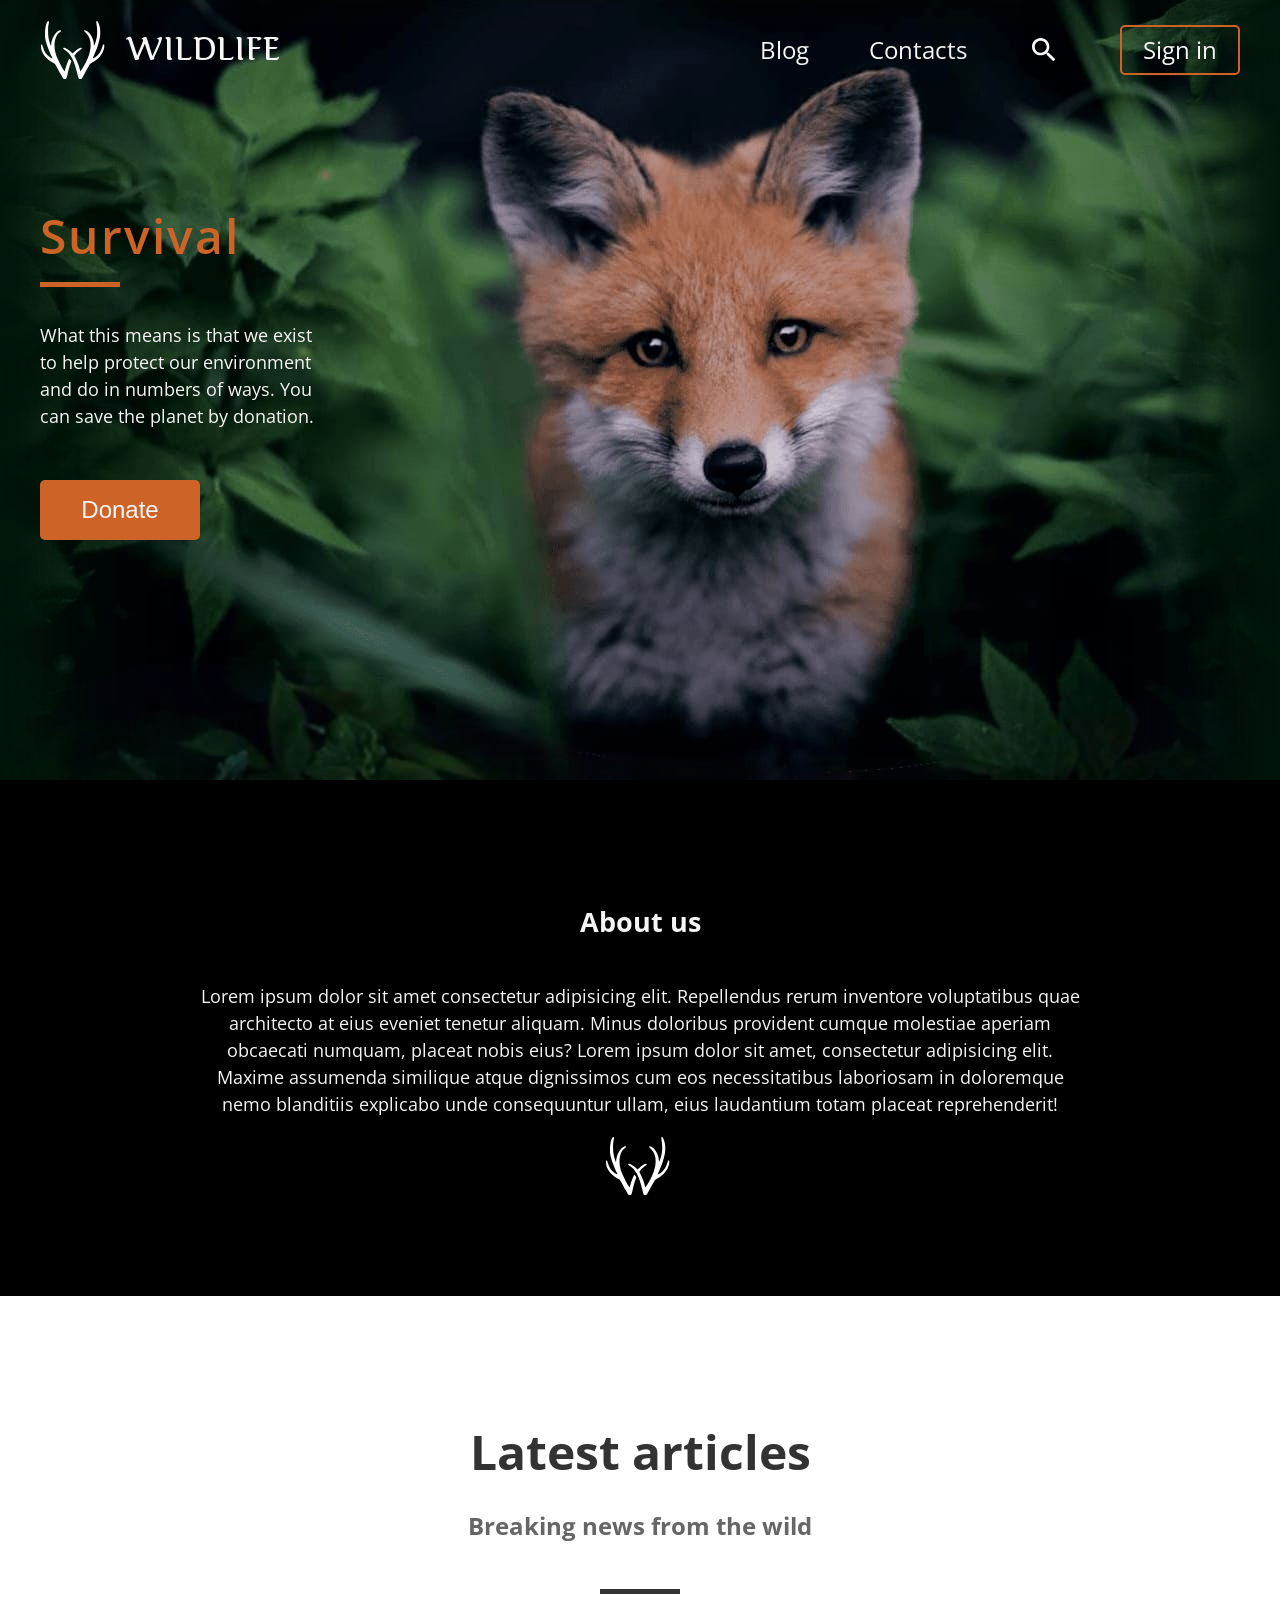
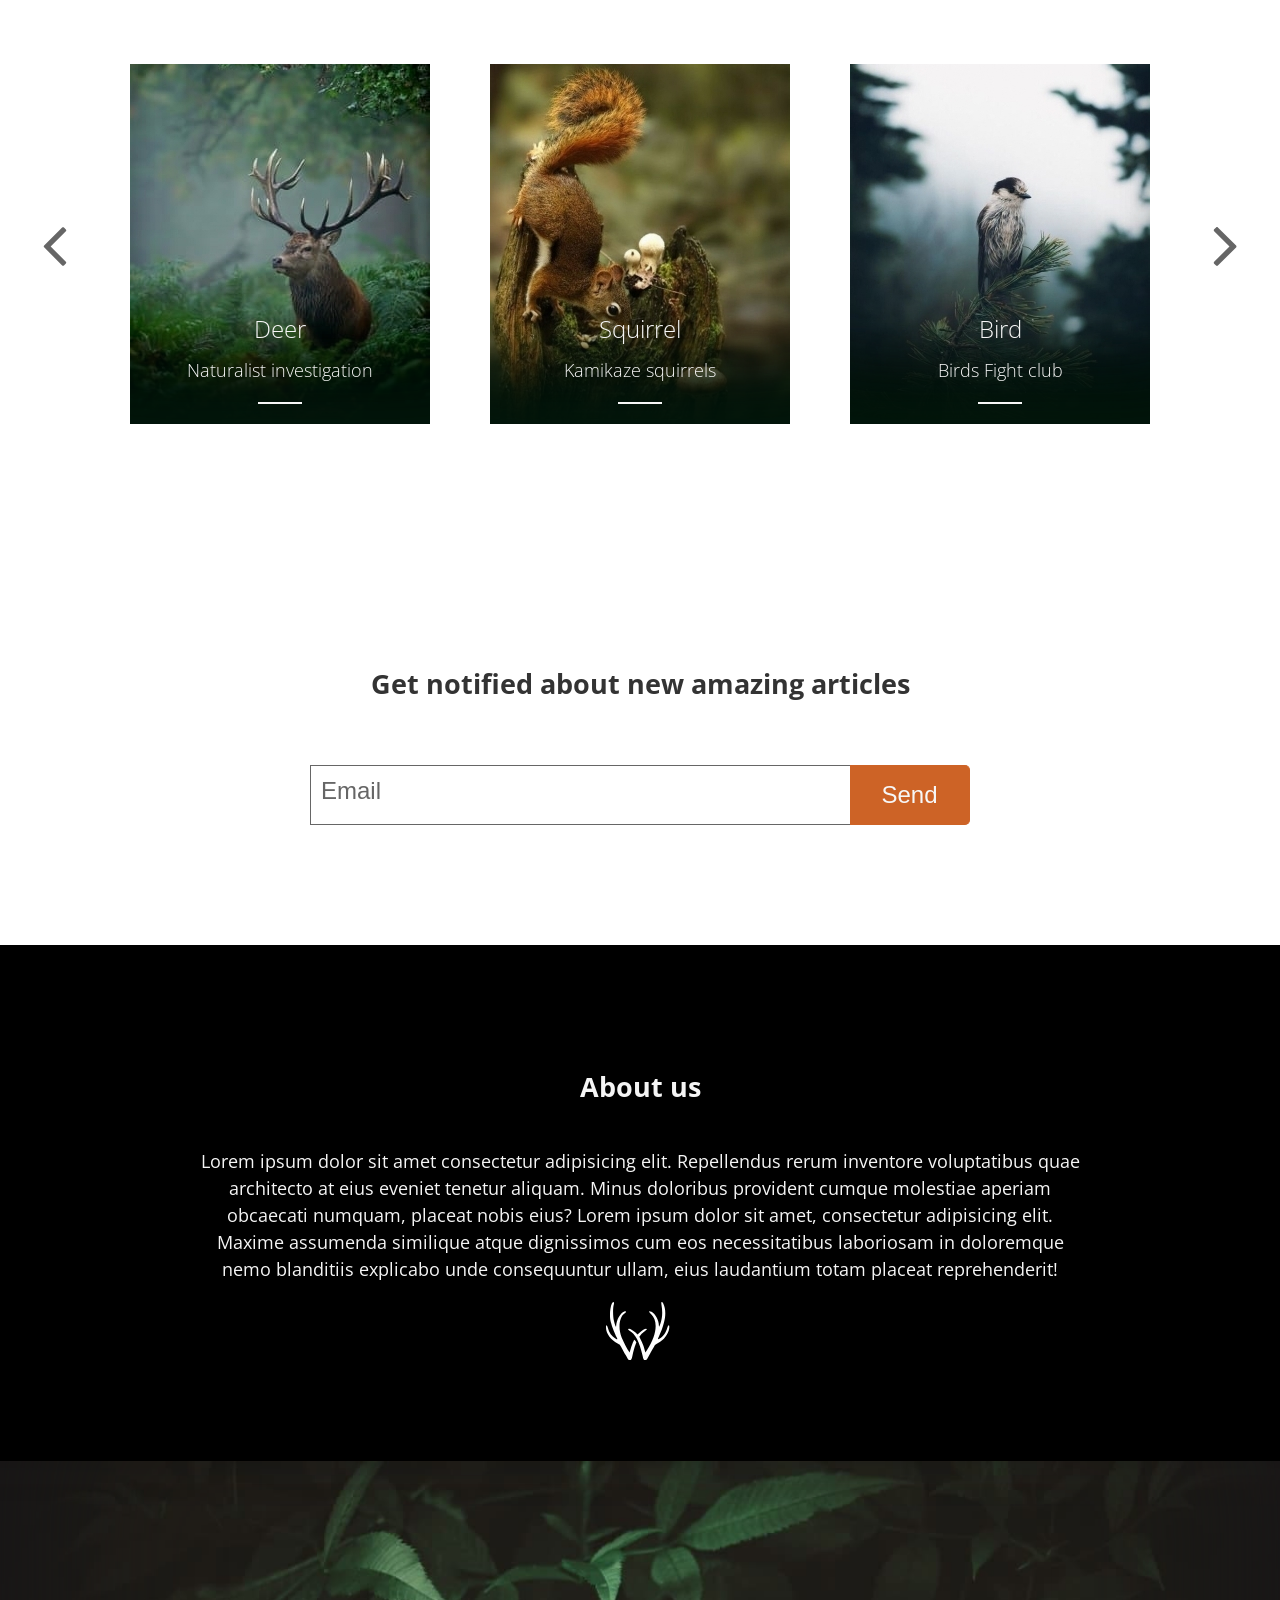
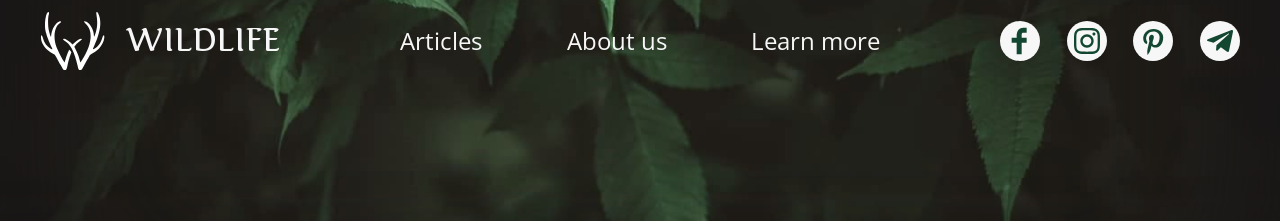
<file: 06-build-page/project-dist/index.html>
<!doctype html>
<html lang="en">
  <head>
    <meta charset="UTF-8" />
    <meta name="viewport" content="width=device-width, initial-scale=1.0" />
    <link
      href="https://fonts.googleapis.com/css2?family=Open+Sans:wght@100;300;400;600&display=swap"
      rel="stylesheet"
    />
    <link rel="stylesheet" href="style.css" />
    <title>wildlife</title>
  </head>
  <body>
    <header class="header">
  <div class="container">
    <div class="inner-container">
      <nav class="main-nav">
        <div class="logo">
          <div class="logo-icon"></div>
          <h1>wildlife</h1>
        </div>
        <ul class="nav-list">
          <li class="list-item"><a href="#">Blog</a></li>
          <li class="list-item"><a href="#">Contacts</a></li>
          <li class="list-item search"><a href="#"></a></li>
          <li class="list-item login"><a href="#">Sign in</a></li>
        </ul>
      </nav>
      <div class="header-promo">
        <h2 class="header-title">Survival</h2>
        <p class="header-text">
          What this means is that we exist to help protect our environment and
          do in numbers of ways. You can save the planet by donation.
        </p>
        <button class="header-button">Donate</button>
      </div>
    </div>
  </div>
</header>

    <main class="main"><div class="about-container">
  <h2>About us</h2>
  <p class="about-text">
    Lorem ipsum dolor sit amet consectetur adipisicing elit. Repellendus rerum
    inventore voluptatibus quae architecto at eius eveniet tenetur aliquam.
    Minus doloribus provident cumque molestiae aperiam obcaecati numquam,
    placeat nobis eius? Lorem ipsum dolor sit amet, consectetur adipisicing
    elit. Maxime assumenda similique atque dignissimos cum eos necessitatibus
    laboriosam in doloremque nemo blanditiis explicabo unde consequuntur ullam,
    eius laudantium totam placeat reprehenderit!
  </p>
  <div class="logo-icon"></div>
</div>
 <div class="container">
  <div class="inner-container">
    <h2 class="main-title">Latest articles</h2>
    <h3 class="main-subtitle">Breaking news from the wild</h3>
    <div class="slider">
      <a class="arrow arrow-left"></a>
      <div class="item item1">
        <a href="#">
          <h2 class="item-title">Deer</h2>
          <h3 class="item-subtitle">Naturalist investigation</h3>
        </a>
      </div>
      <div class="item item2">
        <a href="#">
          <h2 class="item-title">Squirrel</h2>
          <h3 class="item-subtitle">Kamikaze squirrels</h3>
        </a>
      </div>
      <div class="item item3">
        <a href="#">
          <h2 class="item-title">Bird</h2>
          <h3 class="item-subtitle">Birds Fight club</h3>
        </a>
      </div>
      <a class="arrow arrow-right"></a>
    </div>
    <div class="mail">
      <h2 class="mail-title">Get notified about new amazing articles</h2>
      <form action="#" method="post" class="mail-form">
        <input
          type="text"
          class="mail-input"
          placeholder="Email"
          required
          autofocus
        />
        <input type="submit" class="mail-button" value="Send" />
      </form>
    </div>
  </div>
</div>
</main>
    <div class="about-container">
  <h2>About us</h2>
  <p class="about-text">
    Lorem ipsum dolor sit amet consectetur adipisicing elit. Repellendus rerum
    inventore voluptatibus quae architecto at eius eveniet tenetur aliquam.
    Minus doloribus provident cumque molestiae aperiam obcaecati numquam,
    placeat nobis eius? Lorem ipsum dolor sit amet, consectetur adipisicing
    elit. Maxime assumenda similique atque dignissimos cum eos necessitatibus
    laboriosam in doloremque nemo blanditiis explicabo unde consequuntur ullam,
    eius laudantium totam placeat reprehenderit!
  </p>
  <div class="logo-icon"></div>
</div>

    <footer class="footer">
  <div class="container">
    <div class="inner-container footer-inner-container">
      <div class="logo">
        <div class="logo-icon"></div>
        <h2>wildlife</h2>
      </div>
      <ul class="nav-list">
        <li class="list-item"><a href="#">Articles</a></li>
        <li class="list-item"><a href="#">About us</a></li>
        <li class="list-item"><a href="#">Learn more</a></li>
      </ul>
      <ul class="nav-list social-list">
        <li class="list-item social-item fb"><a href="#"></a></li>
        <li class="list-item social-item instagramm"><a href="#"></a></li>
        <li class="list-item social-item pinterest"><a href="#"></a></li>
        <li class="list-item social-item telegram"><a href="#"></a></li>
      </ul>
    </div>
  </div>
</footer>

  </body>
</html>
</file>
<file: 06-build-page/project-dist/style.css>
@font-face {
  font-family: 'Karolina';
  src: url('assets/fonts/Karolina-Regular.woff2') format('woff2');
  font-weight: normal;
  font-style: normal;
}

* {
  box-sizing: border-box;
}

body {
  margin: 0;
  padding: 0;
  font-family: 'Open Sans', sans-serif;
  font-size: 18px;
  line-height: 1.5;
}

.inner-container {
  max-width: 1200px;
  margin: 0 auto;
}

header {
  background-color: #02160b;
}

header .container {
  min-height: 780px;
  background-image: url('assets/img/header.jpg');
  background-size: cover;
  padding-top: 20px;
  box-shadow:
    -150px 0 150px -100px #02160b inset,
    150px 0 150px -100px #02160b inset,
    -100px 0 100px -90px #02160b inset,
    100px 0 100px -90px #02160b inset,
    -50px 0 50px -40px #02160b inset,
    50px 0 50px -40px #02160b inset;
}

.main-nav {
  display: flex;
  align-items: center;
  justify-content: space-between;
  margin-bottom: 120px;
}

.nav-list {
  display: flex;
  align-items: center;
  justify-content: space-between;
  width: 480px;
  padding: 0;
  margin: 0;
  height: 60px;
}

.list-item {
  padding: 0;
  margin: 0;
  list-style: none;
}

.list-item a {
  font-size: 24px;
  line-height: 60px;
  color: #f7f7f7;
  text-decoration: none;
  transition: 0.3s;
}

.list-item:hover a {
  color: #cd6326;
}

.logo {
  display: flex;
  align-items: center;
  justify-content: space-between;
  width: 240px;
  height: 60px;
}

.logo-icon {
  width: 70px;
  height: 60px;
  background-image: url('assets/svg/logo.svg');
  background-size: contain;
  background-position: left center;
  background-repeat: no-repeat;
}

.logo h1,
.logo h2 {
  padding: 0;
  margin: 0;
  font-family: 'Karolina';
  font-size: 32px;
  color: #f7f7f7;
  line-height: 60px;
  text-transform: uppercase;
  font-weight: 300;
}

.search {
  width: 32px;
  height: 32px;
  background-image: url('assets/svg/search.svg');
  background-size: contain;
  background-position: center center;
  background-repeat: no-repeat;
  cursor: pointer;
}

.login {
  width: 120px;
  height: 50px;
  border: 2px solid #cd6326;
  border-radius: 5px;
  text-align: center;
  transition: 0.3s;
}

.login:hover {
  background-color: #cd6326;
  border-color: #cd6326;
}

.login:active {
  background-color: #8f5515;
  border-color: #8f5515;
}

.login a,
.login:hover a,
.login:active a {
  color: #f7f7f7;
  line-height: 46px;
}

.header-title {
  position: relative;
  font-size: 48px;
  font-weight: 600;
  color: #cd6326;
  letter-spacing: 2px;
  margin-bottom: 50px;
}

.header-title::after {
  content: '';
  position: absolute;
  left: 0;
  bottom: -15px;
  width: 80px;
  height: 5px;
  background-color: #cd6326;
}

.header-text {
  width: 280px;
  color: #f7f7f7;
  margin-bottom: 50px;
}

.header-button {
  width: 160px;
  height: 60px;
  color: #f7f7f7;
  background-color: #cd6326;
  border-radius: 5px;
  font-size: 24px;
  border: 0;
  outline: 0;
  cursor: pointer;
  transition: 0.3s;
}

.header-button:hover {
  background-color: #e4902d;
}

.header-button:active {
  background-color: #8f5515;
}

main .container {
  padding-top: 120px;
  padding-bottom: 120px;
}

.main-title {
  font-size: 48px;
  color: #333;
  text-align: center;
  margin: 0;
  padding: 0;
  margin-bottom: 20px;
}

.main-subtitle {
  position: relative;
  font-size: 24px;
  color: #666;
  text-align: center;
  margin: 0;
  margin-bottom: 120px;
  padding: 0;
}

.main-subtitle::after {
  content: '';
  position: absolute;
  left: 50%;
  margin-left: -40px;
  bottom: -50px;
  width: 80px;
  height: 5px;
  background-color: #333;
}

.slider {
  display: flex;
  align-items: center;
  justify-content: space-between;
  margin-bottom: 240px;
}

.item a {
  display: flex;
  align-items: center;
  justify-content: flex-end;
  flex-direction: column;
  width: 300px;
  height: 360px;
  background-size: cover;
  background-repeat: no-repeat;
  text-decoration: none;
  box-shadow:
    0 -150px 150px -120px #02160b inset,
    0 -100px 100px -80px #02160b inset,
    0 -50px 50px -40px #02160b inset;
}

.item1 {
  background-image: url('assets/img/item1.jpg');
}

.item2 {
  background-image: url('assets/img/item2.jpg');
}

.item3 {
  background-image: url('assets/img/item3.jpg');
}

.item-title {
  font-size: 24px;
  font-weight: 300;
  color: #f7f7f7;
  text-align: center;
  margin: 0;
  padding: 0;
  margin-bottom: 10px;
}

.item-subtitle {
  position: relative;
  font-size: 18px;
  font-weight: 100;
  color: #f7f7f7;
  text-align: center;
  margin: 0;
  margin-bottom: 40px;
  padding: 0;
}

.item-subtitle::after {
  content: '';
  position: absolute;
  left: 50%;
  margin-left: -22px;
  bottom: -20px;
  width: 44px;
  height: 2px;
  background-color: #f7f7f7;
}

.arrow {
  width: 30px;
  height: 70px;
  background-size: contain;
  background-position: center center;
  background-repeat: no-repeat;
  cursor: pointer;
}

.arrow-left {
  background-image: url('assets/svg/arrow-left.svg');
}

.arrow-right {
  background-image: url('assets/svg/arrow-right.svg');
}

.mail-form {
  display: flex;
  height: 60px;
  justify-content: center;
}

.mail-title {
  padding: 0;
  margin: 0;
  margin-bottom: 60px;
  text-align: center;
  color: #333;
}

.mail-input {
  box-sizing: border-box;
  width: 540px;
  height: 60px;
  padding: 10px;
  background-color: transparent;
  border: 1px solid #666;
  border-right: 0;
  outline: 0;
}

.mail-input::placeholder {
  font-size: 24px;
  line-height: 58px;
  color: #666;
}

.mail-button {
  width: 120px;
  height: 60px;
  color: #f7f7f7;
  background-color: #cd6326;
  font-size: 24px;
  border: 1px solid #cd6326;
  border-radius: 0 5px 5px 0;
  border-left: 0;
  cursor: pointer;
  transition: 0.3s;
}

.mail-button:hover {
  background-color: #e4902d;
  border-color: #e4902d;
  outline: 0;
}

.mail-button:active {
  background-color: #8f5515;
  border-color: #8f5515;
  outline: 0;
}

footer {
  background-color: #181617;
}

footer .container {
  background-image: url('assets/img/footer.jpg');
  background-size: cover;
  box-shadow:
    -150px 0 150px -100px #181617 inset,
    150px 0 150px -100px #181617 inset;
}

.footer-inner-container {
  display: flex;
  align-items: center;
  justify-content: space-between;
  min-height: 360px;
}

.social-list {
  width: 240px;
  display: flex;
  justify-content: space-between;
  align-items: center;
}

.social-item {
  width: 40px;
  height: 40px;
  border-radius: 20px;
}

.social-item a {
  display: block;
  width: 40px;
  height: 40px;
  border-radius: 20px;
  background-color: #f7f7f7;
  background-size: contain;
  background-position: center center;
  background-repeat: no-repeat;
}

.fb a {
  background-image: url('assets/svg/facebook.svg');
}

.instagramm a {
  background-image: url('assets/svg/instagram.svg');
  background-size: 26px;
}

.pinterest a {
  background-image: url('assets/svg/pinterest.svg');
}

.telegram a {
  background-image: url('assets/svg/telegram.svg');
  background-size: 26px;
}

.about-container {
  padding-top: 100px;
  padding-bottom: 100px;

  display: flex;
  flex-direction: column;
  justify-content: space-between;
  align-items: center;

  text-align: center;

  background-color: black;
  color: whitesmoke;
}

.about-text {
  width: 70%;
}
</file>
